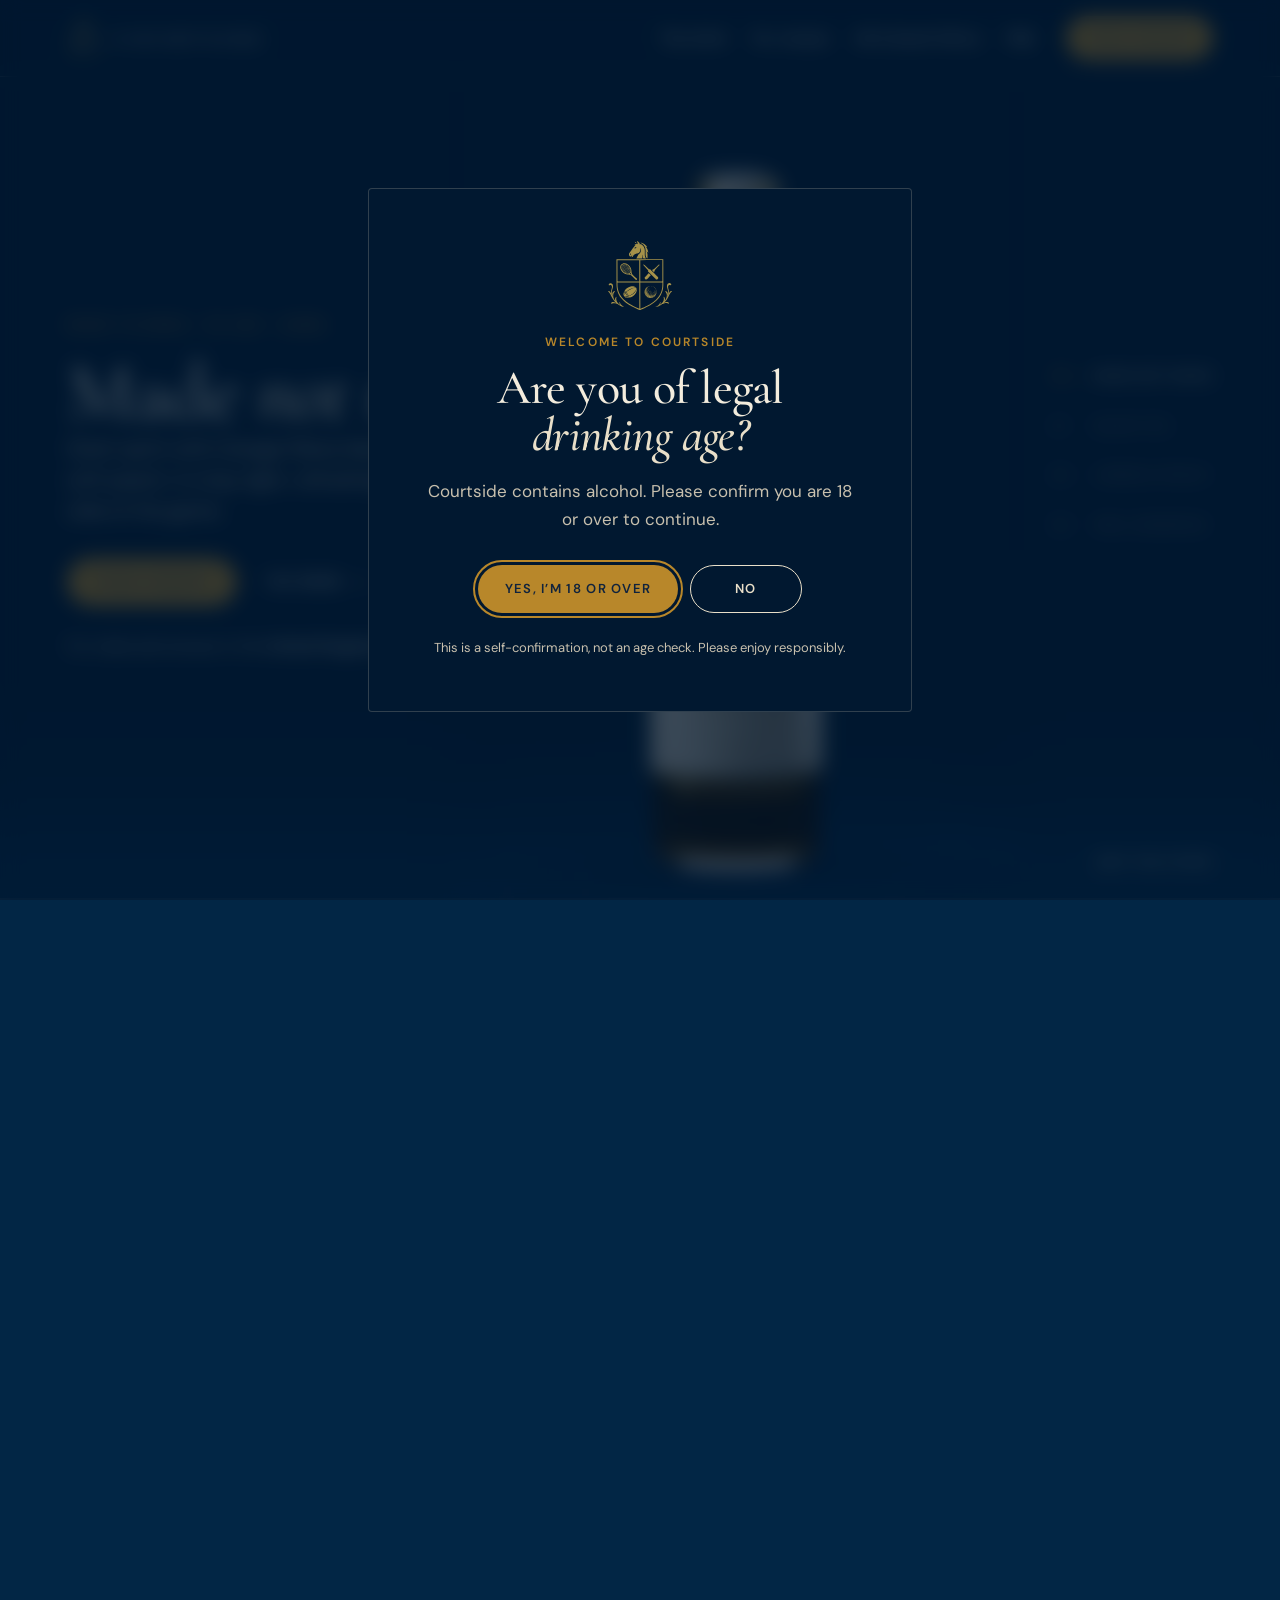
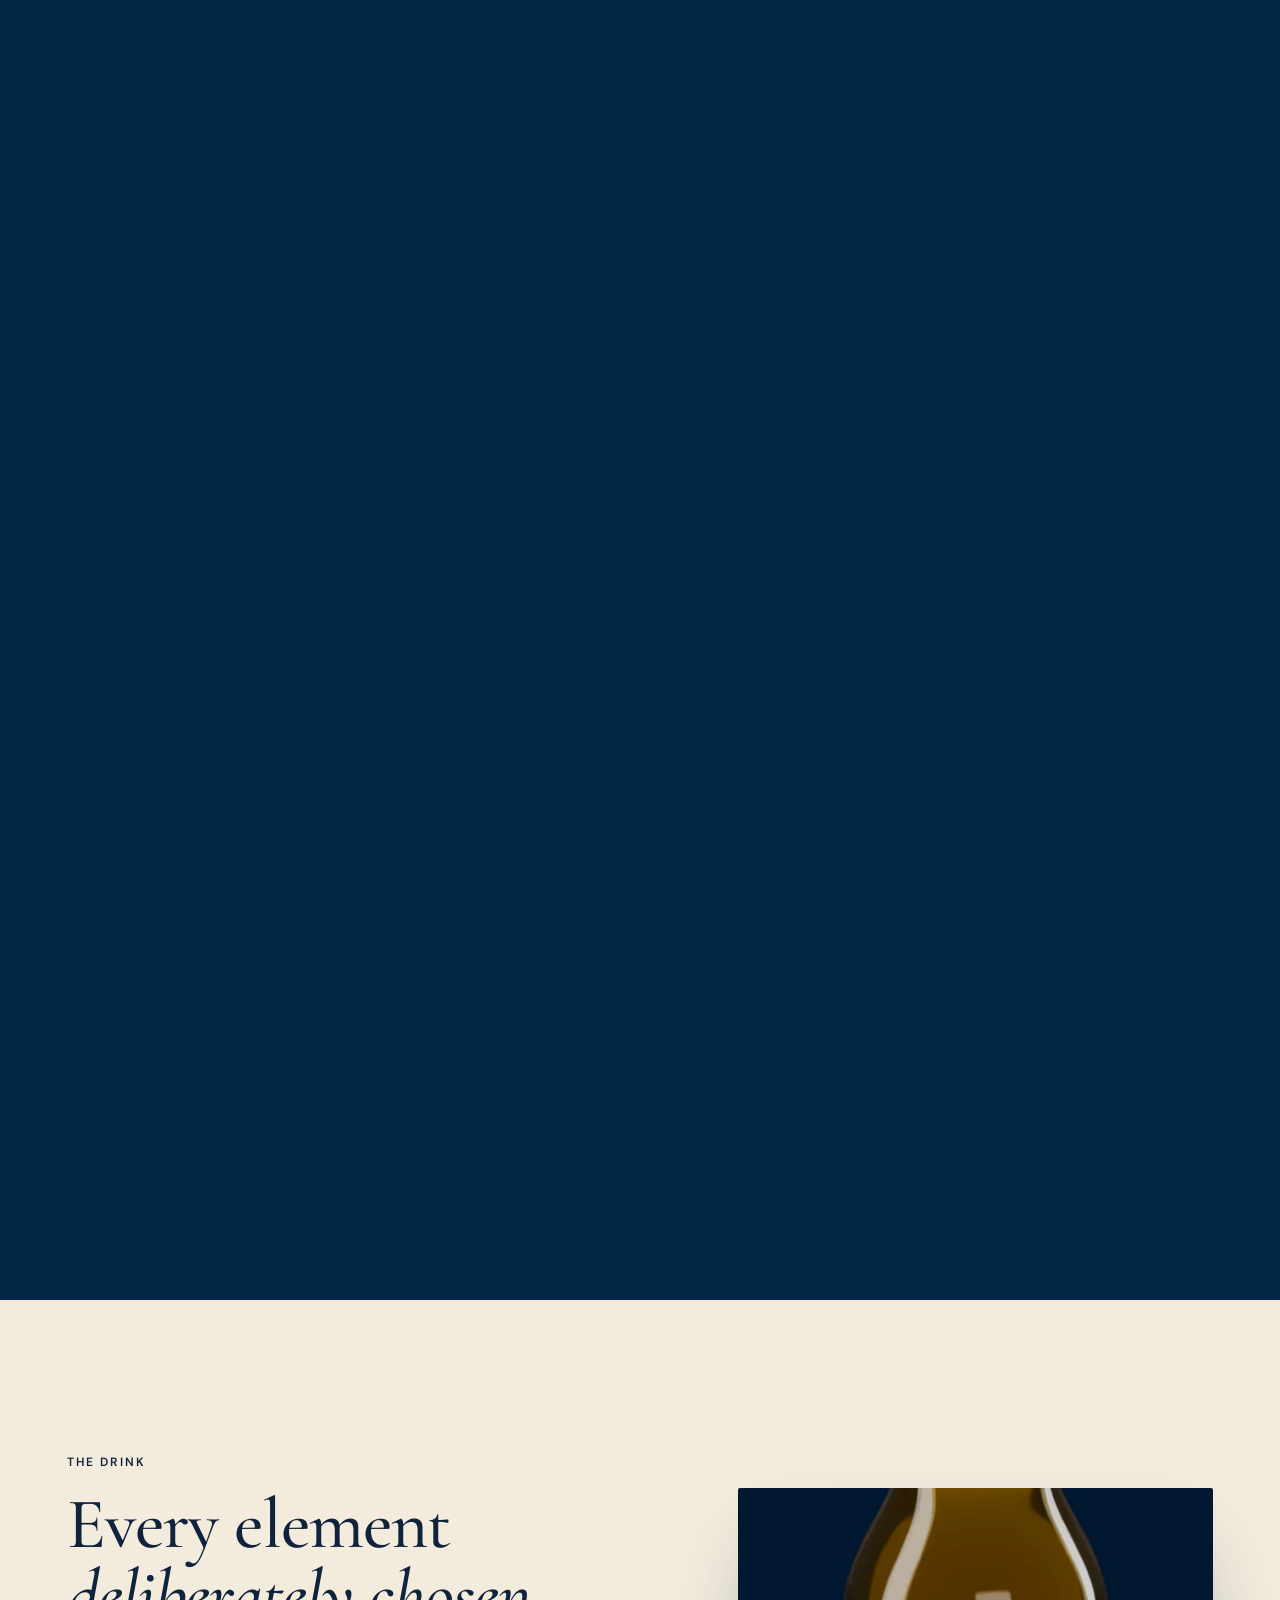
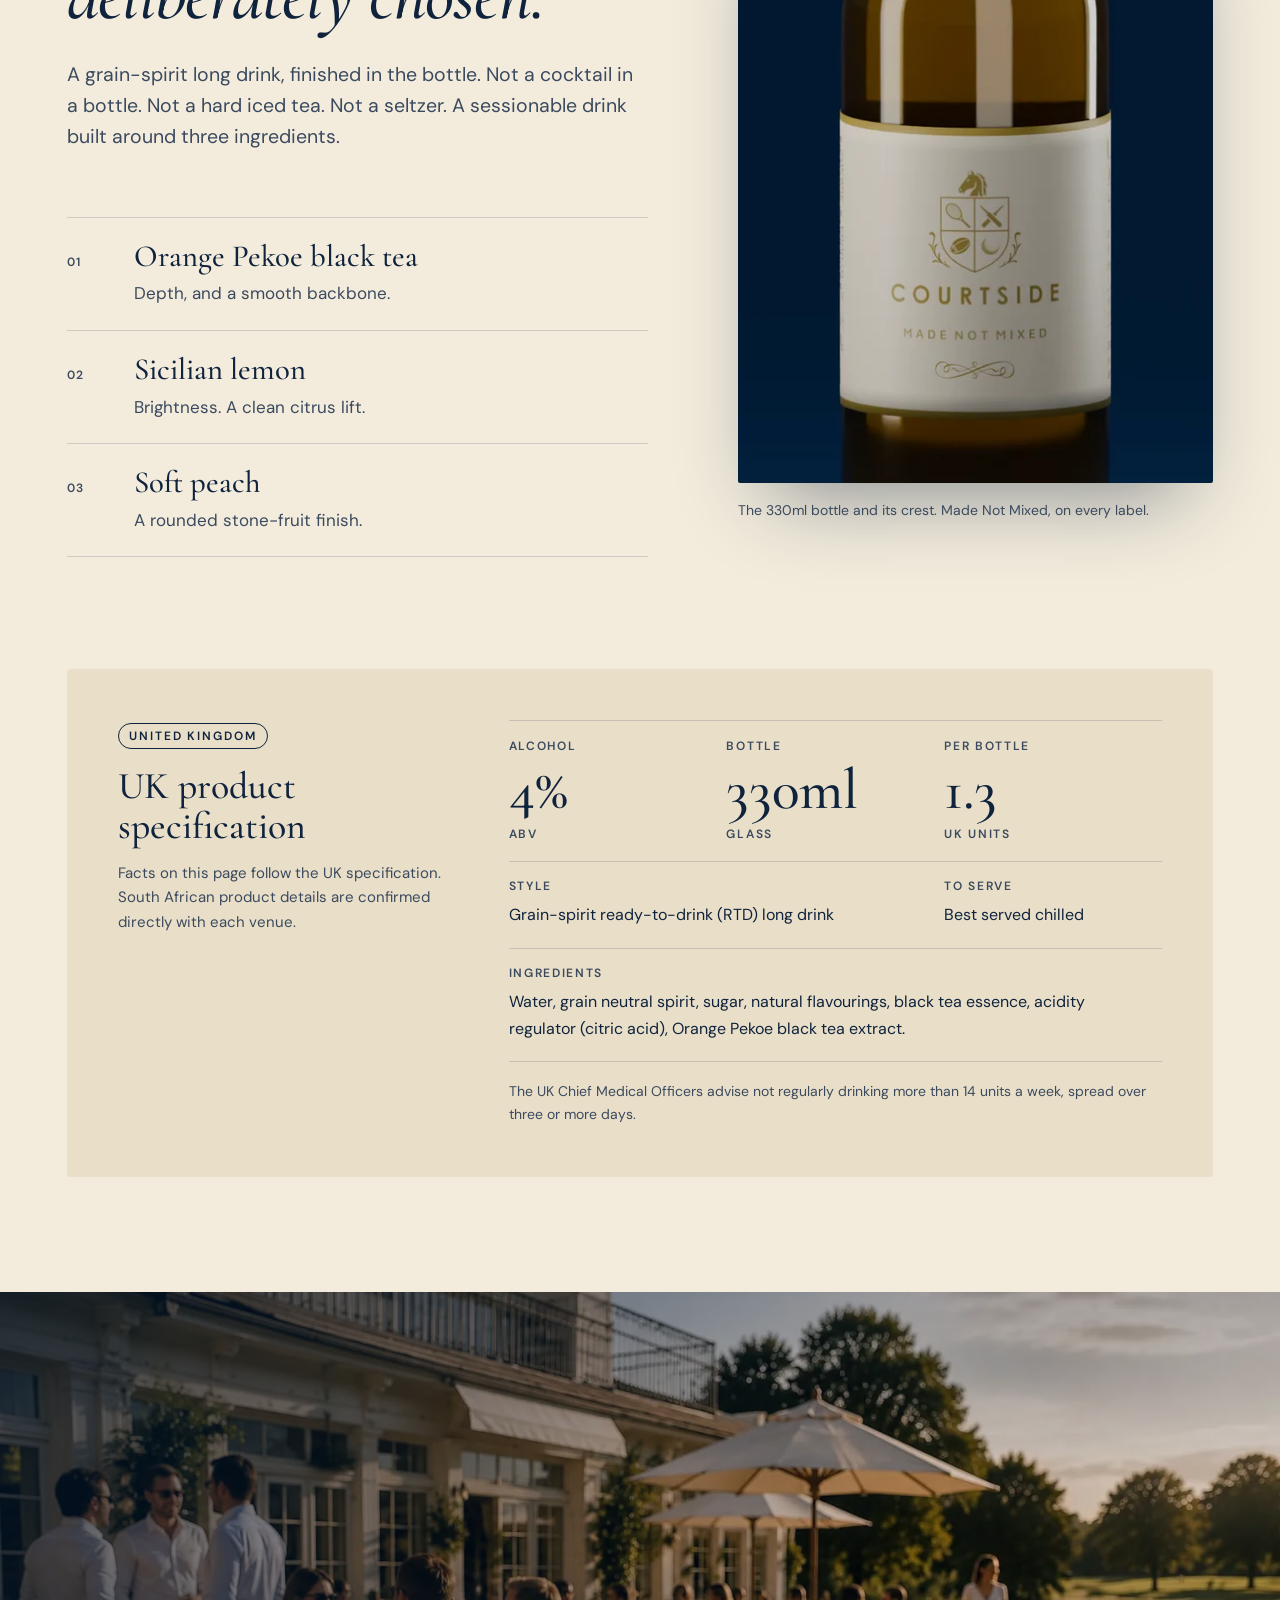
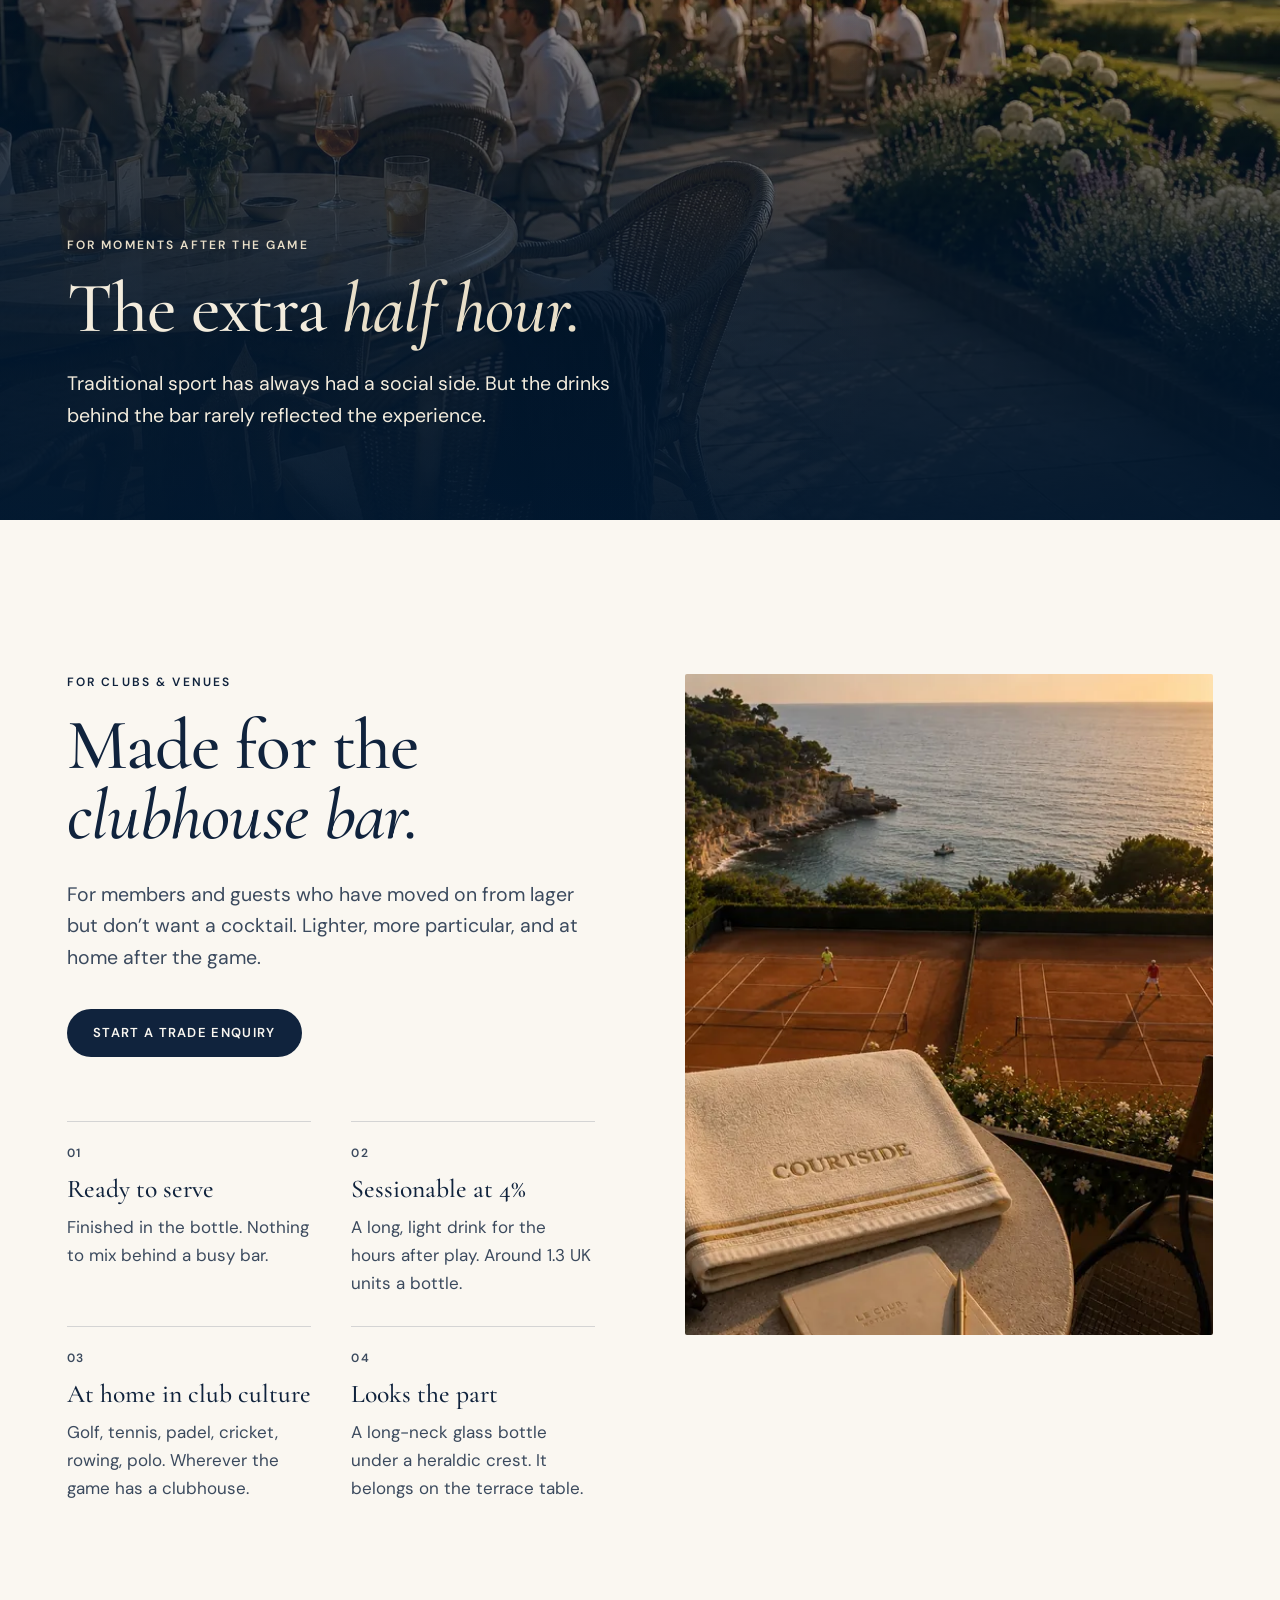
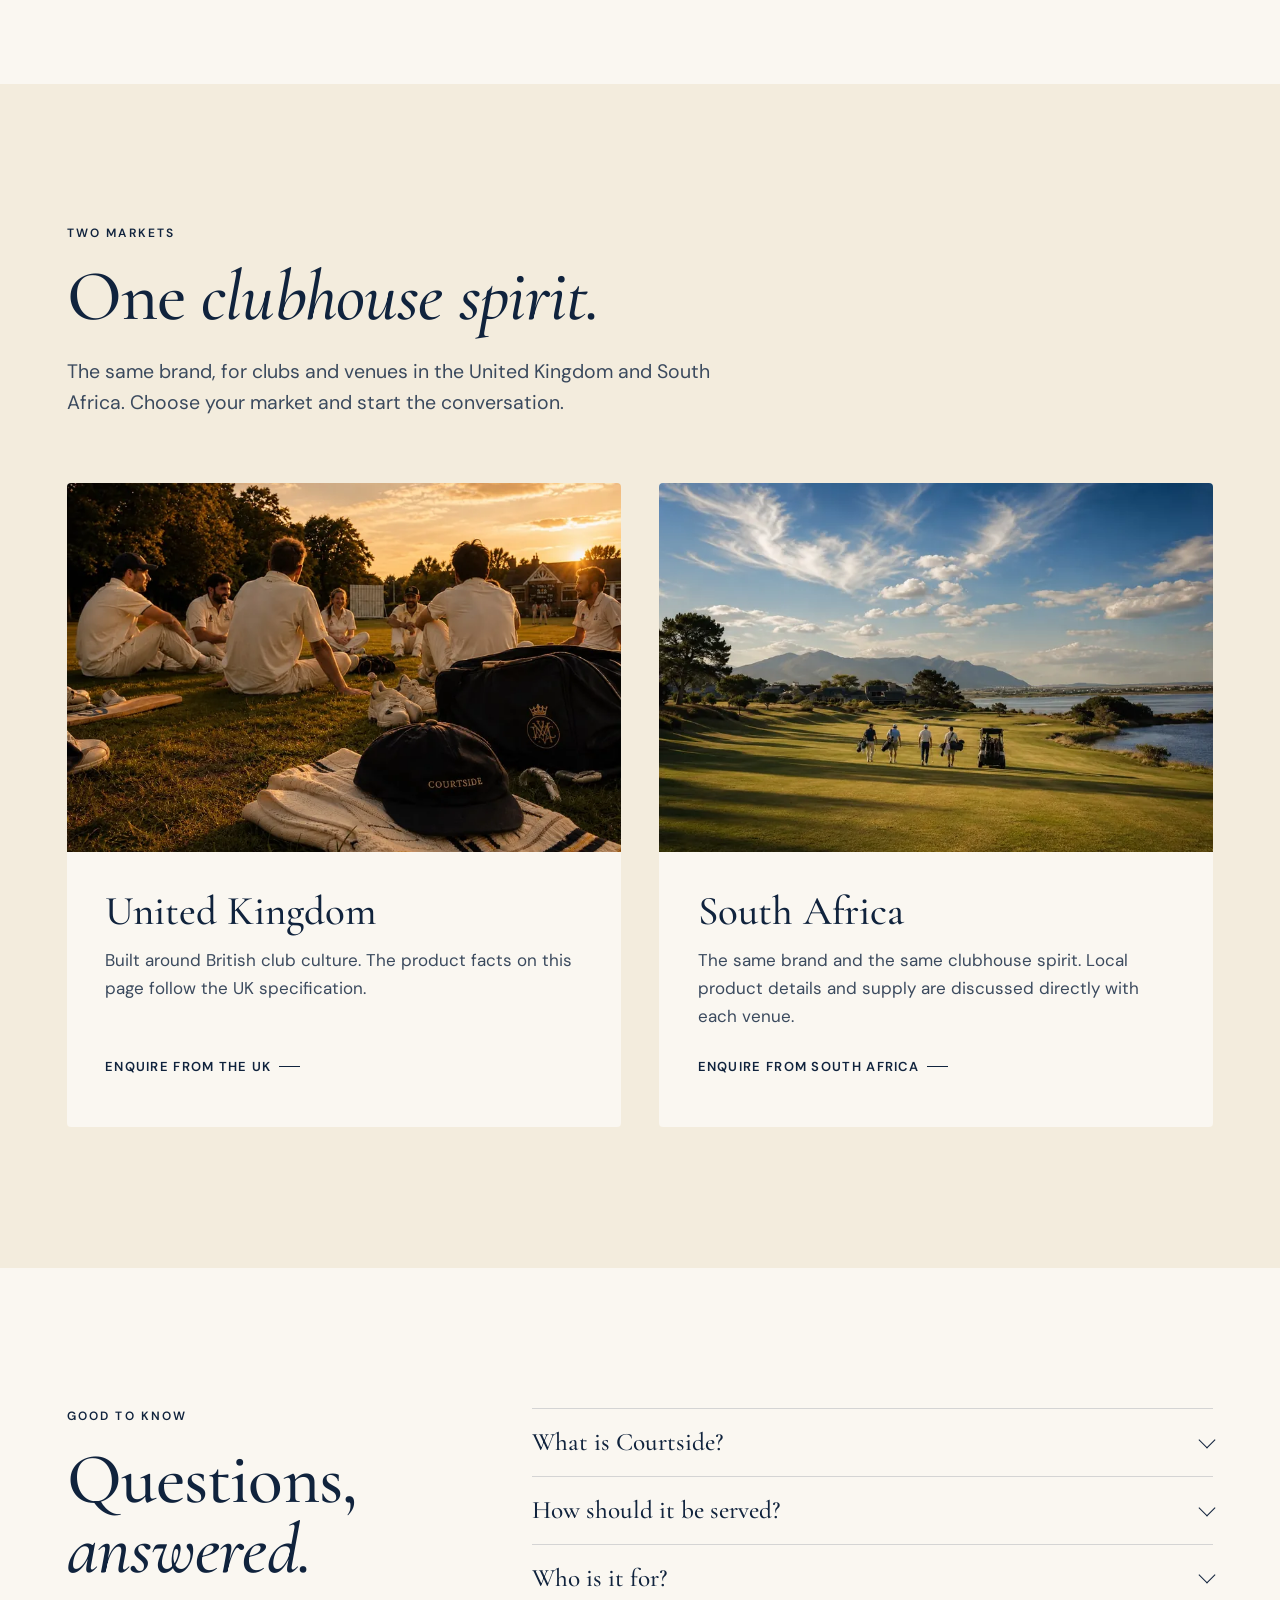
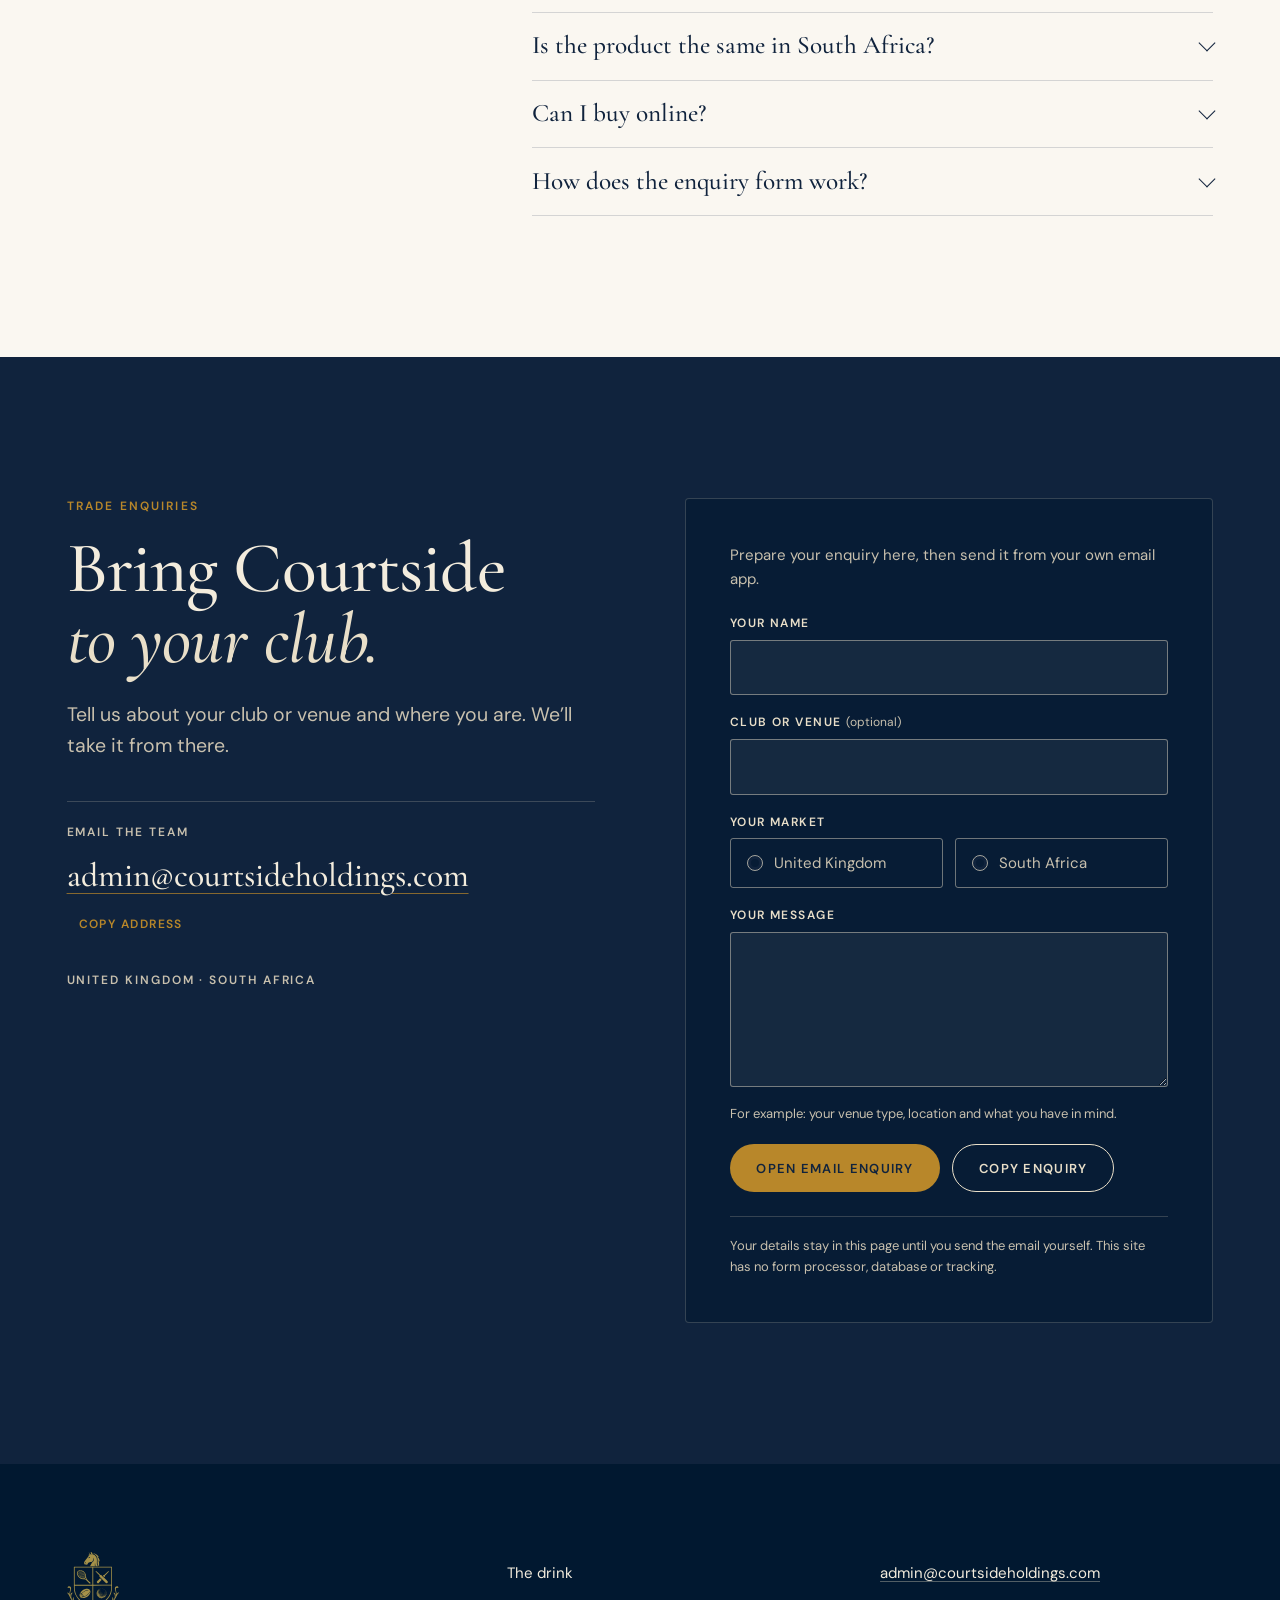
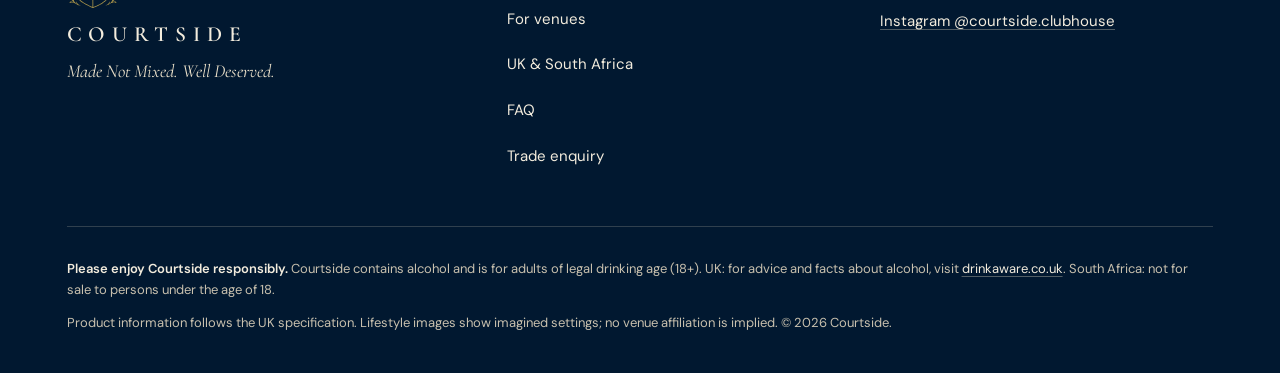
<file: index.html>
<!doctype html>
<html lang="en-GB">
<head>
  <meta charset="utf-8">
  <meta name="viewport" content="width=device-width, initial-scale=1, viewport-fit=cover">
  <title>Courtside — Made Not Mixed | A grain-spirit long drink for clubs and venues</title>
  <meta name="description" content="Courtside is a ready-to-drink grain-spirit long drink made with Orange Pekoe black tea, Sicilian lemon and soft peach. 4% ABV, 330ml glass bottle. Trade enquiries from clubs and venues in the United Kingdom and South Africa.">
  <meta name="theme-color" content="#011830">
  <meta name="color-scheme" content="light">
  <link rel="canonical" href="https://courtsideholdings.com/">
  <meta property="og:type" content="website">
  <meta property="og:site_name" content="Courtside">
  <meta property="og:title" content="Courtside — Made Not Mixed">
  <meta property="og:description" content="A grain-spirit long drink with Orange Pekoe black tea, Sicilian lemon and soft peach. For clubs and venues in the UK and South Africa.">
  <meta property="og:url" content="https://courtsideholdings.com/">
  <meta property="og:image" content="https://courtsideholdings.com/assets/icons/og-image.jpg">
  <meta property="og:image:width" content="1200">
  <meta property="og:image:height" content="630">
  <meta property="og:image:alt" content="The Courtside bottle on deep navy beside the line Made not mixed.">
  <meta name="twitter:card" content="summary_large_image">
  <link rel="icon" href="favicon.ico?v=2" sizes="32x32">
  <link rel="icon" href="assets/icons/favicon.svg?v=2" type="image/svg+xml">
  <link rel="icon" href="assets/icons/favicon-32.png?v=2" sizes="32x32" type="image/png">
  <link rel="apple-touch-icon" href="assets/icons/apple-touch-icon.png?v=2">
  <link rel="preconnect" href="https://fonts.googleapis.com">
  <link rel="preconnect" href="https://fonts.gstatic.com" crossorigin>
  <link rel="stylesheet" href="https://fonts.googleapis.com/css2?family=Cormorant+Garamond:ital,wght@0,500;0,600;1,500&family=DM+Sans:opsz,wght@9..40,400;9..40,500;9..40,600&display=swap">
  <link rel="preload" as="image" href="assets/seq/sm/frame-0001.webp" imagesrcset="assets/seq/sm/frame-0001.webp 720w, assets/seq/lg/frame-0001.webp 1200w" imagesizes="(min-width: 900px) 72vh, 82vw" fetchpriority="high">
  <link rel="stylesheet" href="assets/css/site.css">
  <script type="application/ld+json">
  {"@context":"https://schema.org","@type":"Organization","name":"Courtside","url":"https://courtsideholdings.com/","logo":"https://courtsideholdings.com/assets/icons/apple-touch-icon.png","email":"admin@courtsideholdings.com","sameAs":["https://www.instagram.com/courtside.clubhouse/"],"areaServed":["GB","ZA"]}
  </script>
  <script>document.documentElement.classList.add('js');</script>
  <script type="module" src="assets/js/main.js"></script>
  <link rel="modulepreload" href="assets/js/gate.js">
  <link rel="modulepreload" href="assets/js/header.js">
  <link rel="modulepreload" href="assets/js/story.js">
  <link rel="modulepreload" href="assets/js/sequence.js">
  <link rel="modulepreload" href="assets/js/enquiry.js">
</head>
<body>
  <a class="skip-link" href="#main">Skip to content</a>
  <a class="skip-link" href="#enquire">Skip to trade enquiry</a>

  <header class="site-header" data-header>
    <a class="brand" href="#top" aria-label="Courtside, back to top">
      <img src="assets/img/crest.svg" width="127" height="137" alt="">
      <span class="brand__word">Courtside</span>
    </a>
    <nav class="site-nav" aria-label="Main">
      <ul>
        <li><a href="#the-drink">The drink</a></li>
        <li><a href="#for-venues">For venues</a></li>
        <li><a href="#markets">UK &amp; South Africa</a></li>
        <li><a href="#faq">FAQ</a></li>
      </ul>
    </nav>
    <a class="button button--header" href="#enquire"><span class="long">Trade enquiry</span><span class="short" aria-hidden="true">Enquire</span></a>
    <button class="menu-button" type="button" aria-expanded="false" aria-controls="mobile-menu" hidden>
      <span class="menu-button__label">Menu</span>
      <span class="menu-button__icon" aria-hidden="true"><span></span><span></span></span>
    </button>
    <nav id="mobile-menu" class="mobile-menu" aria-label="Mobile" hidden>
      <ul>
        <li><a href="#the-drink">The drink</a></li>
        <li><a href="#for-venues">For venues</a></li>
        <li><a href="#markets">UK &amp; South Africa</a></li>
        <li><a href="#faq">FAQ</a></li>
        <li><a href="#enquire">Trade enquiry</a></li>
      </ul>
      <p>For clubs and venues in the United Kingdom and South Africa.</p>
    </nav>
  </header>

  <main id="main">
    <!-- Product story. Without scripts or with reduced motion this is a static, fully readable section. -->
    <section class="story" id="top" aria-label="The Courtside bottle" data-theme="dark">
      <div class="story__stage">
        <div class="story__frame">
          <img class="story__poster" src="assets/seq/sm/frame-0001.webp"
               srcset="assets/seq/sm/frame-0001.webp 720w, assets/seq/lg/frame-0001.webp 1200w"
               sizes="(min-width: 900px) 72vh, 82vw" width="720" height="1008" fetchpriority="high"
               alt="The Courtside bottle, sealed: a long-neck glass bottle of amber drink with the gold Courtside crest on its label.">
          <canvas class="story__canvas" aria-hidden="true"></canvas>
        </div>
        <div class="story__glow" aria-hidden="true"></div>
        <div class="story__marks" aria-hidden="true">
          <span class="mark mark--tea" data-show="1"><i></i><b>Orange Pekoe black tea</b></span>
          <span class="mark mark--fruit" data-show="2"><i></i><b>Sicilian lemon · soft peach</b></span>
          <span class="mark mark--label" data-show="3"><i></i><b>330ml glass · 4% ABV</b></span>
        </div>

        <div class="story__chapters">
          <article class="chapter chapter--hero" data-chapter="0">
            <p class="eyebrow">Ready to drink <span aria-hidden="true">·</span> 4% ABV <span aria-hidden="true">·</span> 330ml</p>
            <h1 class="display">Made <em>not mixed.</em></h1>
            <p class="lead">Grain spirit with Orange Pekoe black tea, Sicilian lemon and soft peach. A crisp, light, refreshing long drink for the social side of the game.</p>
            <div class="actions">
              <a class="button button--gold" href="#enquire">Trade enquiry</a>
              <a class="text-link text-link--light" href="#the-drink">The drink</a>
            </div>
            <p class="markets-line">For clubs and venues in the <strong>United Kingdom</strong> and <strong>South Africa</strong>.</p>
          </article>

          <article class="chapter" data-chapter="1">
            <p class="eyebrow"><span class="num">01</span> The backbone</p>
            <h2 class="display">Orange Pekoe <em>black tea.</em></h2>
            <p class="lead">Depth first. A smooth black-tea backbone that carries the whole drink, long after the first sip.</p>
          </article>

          <article class="chapter" data-chapter="2">
            <p class="eyebrow"><span class="num">02</span> The brightness</p>
            <h2 class="display">Sicilian lemon. <em>Soft peach.</em></h2>
            <p class="lead">Citrus to lift it. Stone fruit to round it out. Crisp. Light. Refreshing.</p>
          </article>

          <article class="chapter" data-chapter="3">
            <p class="eyebrow"><span class="num">03</span> The moment</p>
            <h2 class="display">Well <em>deserved.</em></h2>
            <p class="lead">The conversation afterwards. The extra half hour. One more drink.</p>
            <div class="actions">
              <a class="button button--gold" href="#enquire">Bring Courtside to your club</a>
            </div>
            <img class="chapter__still" src="assets/seq/sm/frame-0048.webp" width="720" height="1008" loading="lazy" decoding="async"
                 alt="The same bottle, freshly opened.">
          </article>
        </div>

        <nav class="story__index" aria-label="Product story chapters" hidden>
          <ol>
            <li><button type="button" data-goto="0"><span>00</span> Made not mixed</button></li>
            <li><button type="button" data-goto="1"><span>01</span> Black tea</button></li>
            <li><button type="button" data-goto="2"><span>02</span> Lemon &amp; peach</button></li>
            <li><button type="button" data-goto="3"><span>03</span> Well deserved</button></li>
          </ol>
        </nav>
        <div class="story__progress" aria-hidden="true"><span></span></div>
        <a class="story__skip" href="#the-drink">Skip the story</a>
      </div>
    </section>

    <section class="drink" id="the-drink" aria-labelledby="drink-title" data-theme="light">
      <div class="wrap drink__intro">
        <div class="drink__copy reveal">
          <p class="eyebrow">The drink</p>
          <h2 id="drink-title" class="display">Every element <em>deliberately chosen.</em></h2>
          <p class="lead">A grain-spirit long drink, finished in the bottle. Not a cocktail in a bottle. Not a hard iced tea. Not a seltzer. A sessionable drink built around three ingredients.</p>
          <ol class="ingredients">
            <li>
              <span class="ingredients__num">01</span>
              <h3>Orange Pekoe black tea</h3>
              <p>Depth, and a smooth backbone.</p>
            </li>
            <li>
              <span class="ingredients__num">02</span>
              <h3>Sicilian lemon</h3>
              <p>Brightness. A clean citrus lift.</p>
            </li>
            <li>
              <span class="ingredients__num">03</span>
              <h3>Soft peach</h3>
              <p>A rounded stone-fruit finish.</p>
            </li>
          </ol>
        </div>
        <figure class="plate reveal">
          <img src="assets/img/label-detail-600.webp" srcset="assets/img/label-detail-480.webp 480w, assets/img/label-detail-600.webp 600w"
               sizes="(min-width: 900px) 34vw, 86vw" width="600" height="750" loading="lazy" decoding="async"
               alt="Close view of the Courtside label: the gold crest with tennis racquet, cricket bats, rugby ball and golf ball, the COURTSIDE wordmark and the line Made Not Mixed.">
          <figcaption>The 330ml bottle and its crest. Made Not Mixed, on every label.</figcaption>
        </figure>
      </div>

      <div class="wrap">
        <div class="spec reveal" aria-labelledby="spec-title">
          <div class="spec__head">
            <p class="tag">United Kingdom</p>
            <h3 id="spec-title">UK product specification</h3>
            <p>Facts on this page follow the UK specification. South African product details are confirmed directly with each venue.</p>
          </div>
          <div class="spec__body">
          <dl class="spec__facts">
            <div class="fact fact--big"><dt>Alcohol</dt><dd>4%<span>ABV</span></dd></div>
            <div class="fact fact--big"><dt>Bottle</dt><dd>330ml<span>glass</span></dd></div>
            <div class="fact fact--big"><dt>Per bottle</dt><dd>1.3<span>UK units</span></dd></div>
            <div class="fact fact--two"><dt>Style</dt><dd>Grain-spirit ready-to-drink (RTD) long drink</dd></div>
            <div class="fact"><dt>To serve</dt><dd>Best served chilled</dd></div>
            <div class="fact fact--wide"><dt>Ingredients</dt><dd>Water, grain neutral spirit, sugar, natural flavourings, black tea essence, acidity regulator (citric acid), Orange Pekoe black tea extract.</dd></div>
          </dl>
          <p class="spec__note">The UK Chief Medical Officers advise not regularly drinking more than 14 units a week, spread over three or more days.</p>
          </div>
        </div>
      </div>
    </section>

    <section class="scene" aria-labelledby="scene-title" data-theme="dark">
      <div class="scene__media">
        <img src="assets/img/terrace-lg.webp" srcset="assets/img/terrace-sm.webp 800w, assets/img/terrace-lg.webp 1536w" sizes="100vw"
             width="1536" height="1024" loading="lazy" decoding="async"
             alt="A clubhouse terrace in late golden light: people in white shirts talk around marble tables, with iced drinks in the foreground.">
      </div>
      <div class="wrap scene__copy">
        <p class="eyebrow">For moments after the game</p>
        <h2 id="scene-title" class="display">The extra <em>half hour.</em></h2>
        <p class="lead">Traditional sport has always had a social side. But the drinks behind the bar rarely reflected the experience.</p>
      </div>
    </section>

    <section class="venues" id="for-venues" aria-labelledby="venues-title" data-theme="light">
      <div class="wrap venues__grid">
        <div class="venues__head reveal">
          <p class="eyebrow">For clubs &amp; venues</p>
          <h2 id="venues-title" class="display">Made for the <em>clubhouse bar.</em></h2>
          <p class="lead">For members and guests who have moved on from lager but don’t want a cocktail. Lighter, more particular, and at home after the game.</p>
          <a class="button button--navy" href="#enquire">Start a trade enquiry</a>
        </div>
        <figure class="venues__image">
          <img src="assets/img/court-towel-lg.webp" srcset="assets/img/court-towel-sm.webp 800w, assets/img/court-towel-lg.webp 1402w"
               sizes="(min-width: 900px) 44vw, 92vw" width="1402" height="1122" loading="lazy" decoding="async"
               alt="A folded towel embroidered with COURTSIDE on a terrace table above clay tennis courts at sunset.">
        </figure>
        <ol class="points">
          <li>
            <h3>Ready to serve</h3>
            <p>Finished in the bottle. Nothing to mix behind a busy bar.</p>
          </li>
          <li>
            <h3>Sessionable at 4%</h3>
            <p>A long, light drink for the hours after play. Around 1.3 UK units a bottle.</p>
          </li>
          <li>
            <h3>At home in club culture</h3>
            <p>Golf, tennis, padel, cricket, rowing, polo. Wherever the game has a clubhouse.</p>
          </li>
          <li>
            <h3>Looks the part</h3>
            <p>A long-neck glass bottle under a heraldic crest. It belongs on the terrace table.</p>
          </li>
        </ol>
      </div>
    </section>

    <section class="markets" id="markets" aria-labelledby="markets-title" data-theme="light">
      <div class="wrap">
        <div class="markets__head reveal">
          <p class="eyebrow">Two markets</p>
          <h2 id="markets-title" class="display">One <em>clubhouse spirit.</em></h2>
          <p class="lead">The same brand, for clubs and venues in the United Kingdom and South Africa. Choose your market and start the conversation.</p>
        </div>
        <div class="markets__grid">
          <article class="market reveal">
            <img src="assets/img/cricket-sm.webp" srcset="assets/img/cricket-sm.webp 800w, assets/img/cricket-lg.webp 1448w"
                 sizes="(min-width: 900px) 44vw, 92vw" width="800" height="600" loading="lazy" decoding="async"
                 alt="Cricketers in whites resting on the grass after play in evening sun, a navy Courtside cap beside them.">
            <div class="market__body">
              <h3>United Kingdom</h3>
              <p>Built around British club culture. The product facts on this page follow the UK specification.</p>
              <a class="text-link" href="#enquire" data-market="United Kingdom">Enquire from the UK</a>
            </div>
          </article>
          <article class="market reveal">
            <img src="assets/img/cape-golf-sm.webp" srcset="assets/img/cape-golf-sm.webp 800w, assets/img/cape-golf-lg.webp 1536w"
                 sizes="(min-width: 900px) 44vw, 92vw" width="800" height="533" loading="lazy" decoding="async"
                 alt="Four golfers walk a green fairway toward the water, with mountains under a wide blue sky.">
            <div class="market__body">
              <h3>South Africa</h3>
              <p>The same brand and the same clubhouse spirit. Local product details and supply are discussed directly with each venue.</p>
              <a class="text-link" href="#enquire" data-market="South Africa">Enquire from South Africa</a>
            </div>
          </article>
        </div>
      </div>
    </section>

    <section class="faq" id="faq" aria-labelledby="faq-title" data-theme="light">
      <div class="wrap faq__grid">
        <div>
          <p class="eyebrow">Good to know</p>
          <h2 id="faq-title" class="display">Questions, <em>answered.</em></h2>
        </div>
        <div class="faq__list reveal">
          <details>
            <summary>What is Courtside?</summary>
            <p>A finished, ready-to-drink long drink made with grain spirit, Orange Pekoe black tea, Sicilian lemon and soft peach. Not a cocktail in a bottle, and not a hard iced tea. The UK product is 4% ABV in a 330ml glass bottle.</p>
          </details>
          <details>
            <summary>How should it be served?</summary>
            <p>Best served chilled, straight from the bottle or poured into a glass.</p>
          </details>
          <details>
            <summary>Who is it for?</summary>
            <p>Clubs, venues and their members and guests. Courtside contains alcohol and is only for adults of legal drinking age: 18 and over in both the UK and South Africa.</p>
          </details>
          <details>
            <summary>Is the product the same in South Africa?</summary>
            <p>The brand is the same in both markets. The specification on this page is the UK product; South African product details, supply and terms are confirmed with you directly.</p>
          </details>
          <details>
            <summary>Can I buy online?</summary>
            <p>Not at the moment. Courtside works directly with clubs and venues. Send a trade enquiry to start a conversation.</p>
          </details>
          <details>
            <summary>How does the enquiry form work?</summary>
            <p>It prepares an email to admin@courtsideholdings.com in your own email app. Nothing is sent until you send it there. You can also copy the enquiry, or write to the address directly.</p>
          </details>
        </div>
      </div>
    </section>

    <section class="contact" id="enquire" aria-labelledby="contact-title" data-theme="dark">
      <div class="wrap contact__grid">
        <div class="contact__copy">
          <p class="eyebrow">Trade enquiries</p>
          <h2 id="contact-title" class="display">Bring Courtside <em>to your club.</em></h2>
          <p class="lead">Tell us about your club or venue and where you are. We’ll take it from there.</p>
          <div class="mailbox">
            <p class="mailbox__label">Email the team</p>
            <a class="mailbox__address" href="mailto:admin@courtsideholdings.com?subject=Courtside%20trade%20enquiry">admin@courtsideholdings.com</a>
            <button class="mailbox__copy" type="button" data-copy="admin@courtsideholdings.com" hidden>Copy address</button>
          </div>
          <p class="contact__markets">United Kingdom <span aria-hidden="true">·</span> South Africa</p>
        </div>

        <form class="enquiry" id="enquiry-form" novalidate aria-describedby="enquiry-intro">
          <p id="enquiry-intro" class="enquiry__intro">Prepare your enquiry here, then send it from your own email app.</p>
          <div class="field">
            <label for="f-name">Your name</label>
            <input id="f-name" name="name" type="text" autocomplete="name" maxlength="100" required>
          </div>
          <div class="field">
            <label for="f-venue">Club or venue <span>(optional)</span></label>
            <input id="f-venue" name="venue" type="text" autocomplete="organization" maxlength="120">
          </div>
          <fieldset class="field field--market">
            <legend>Your market</legend>
            <div class="choices">
              <label class="choice"><input type="radio" name="market" value="United Kingdom" required><span>United Kingdom</span></label>
              <label class="choice"><input type="radio" name="market" value="South Africa" required><span>South Africa</span></label>
            </div>
          </fieldset>
          <div class="field">
            <label for="f-message">Your message</label>
            <textarea id="f-message" name="message" rows="5" maxlength="1500" required aria-describedby="f-message-hint"></textarea>
            <p class="field__hint" id="f-message-hint">For example: your venue type, location and what you have in mind.</p>
          </div>
          <p class="enquiry__error" id="enquiry-error" role="alert"></p>
          <div class="enquiry__actions">
            <button class="button button--gold" type="submit">Open email enquiry</button>
            <button class="button button--outline" type="button" data-action="copy">Copy enquiry</button>
          </div>
          <p class="enquiry__status" id="enquiry-status" role="status" aria-live="polite"></p>
          <div class="manual" id="manual-copy" hidden>
            <label for="enquiry-draft">Your enquiry, ready to paste into an email to admin@courtsideholdings.com</label>
            <textarea id="enquiry-draft" rows="9" readonly></textarea>
          </div>
          <p class="enquiry__privacy">Your details stay in this page until you send the email yourself. This site has no form processor, database or tracking.</p>
        </form>
        <noscript>
          <div class="enquiry enquiry--noscript">
            <p>Email <a href="mailto:admin@courtsideholdings.com?subject=Courtside%20trade%20enquiry">admin@courtsideholdings.com</a> with your name, club or venue, market (United Kingdom or South Africa) and your enquiry.</p>
          </div>
          <style>#enquiry-form{display:none}</style>
        </noscript>
      </div>
    </section>
  </main>

  <footer class="footer" data-theme="dark">
    <div class="wrap footer__grid">
      <div class="footer__brand">
        <img src="assets/img/crest.svg" width="127" height="137" alt="">
        <p class="footer__word">Courtside</p>
        <p class="footer__line">Made Not Mixed. Well Deserved.</p>
      </div>
      <nav class="footer__nav" aria-label="Footer">
        <ul>
          <li><a href="#the-drink">The drink</a></li>
          <li><a href="#for-venues">For venues</a></li>
          <li><a href="#markets">UK &amp; South Africa</a></li>
          <li><a href="#faq">FAQ</a></li>
          <li><a href="#enquire">Trade enquiry</a></li>
        </ul>
      </nav>
      <div class="footer__contact">
        <a href="mailto:admin@courtsideholdings.com">admin@courtsideholdings.com</a>
        <a href="https://www.instagram.com/courtside.clubhouse/" rel="noopener noreferrer">Instagram @courtside.clubhouse</a>
      </div>
    </div>
    <div class="wrap footer__legal">
      <p><strong>Please enjoy Courtside responsibly.</strong> Courtside contains alcohol and is for adults of legal drinking age (18+). UK: for advice and facts about alcohol, visit <a href="https://www.drinkaware.co.uk/" rel="noopener noreferrer">drinkaware.co.uk</a>. South Africa: not for sale to persons under the age of 18.</p>
      <p>Product information follows the UK specification. Lifestyle images show imagined settings; no venue affiliation is implied. © 2026 Courtside.</p>
    </div>
  </footer>

  <dialog class="gate" id="age-gate" aria-labelledby="gate-title" aria-describedby="gate-text">
    <img src="assets/img/crest.svg" width="127" height="137" alt="">
    <p class="eyebrow">Welcome to Courtside</p>
    <h2 id="gate-title" class="display">Are you of legal <em>drinking age?</em></h2>
    <p id="gate-text">Courtside contains alcohol. Please confirm you are 18 or over to continue.</p>
    <div class="gate__actions">
      <button class="button button--gold" type="button" data-gate="yes">Yes, I’m 18 or over</button>
      <button class="button button--outline" type="button" data-gate="no">No</button>
    </div>
    <p class="gate__note">This is a self-confirmation, not an age check. Please enjoy responsibly.</p>
  </dialog>
</body>
</html>
</file>
<file: assets/css/site.css>
/* Courtside — site styles. Static-first: everything reads without scripts.
   html.js adds the fixed header; html.is-motion turns the story into the scroll sequence. */

:root {
  --navy: #10233D;
  --deep: #011830;          /* studio navy sampled from the bottle renders */
  --floor: #022645;         /* render floor glow at the frame's lower edge */
  --gold: #B8872A;
  --ivory: #F3ECDD;
  --champagne: #E9DFC9;
  --soft: #FAF7F1;
  --green: #55724B;
  --ink: #10233D;
  --ink-2: #3B4A5E;         /* secondary navy text on light grounds */
  --on-dark: #F3ECDD;
  --on-dark-2: #C8C0AE;     /* secondary text on navy grounds */
  --line-light: rgba(16, 35, 61, .16);
  --line-dark: rgba(233, 223, 201, .2);
  --serif: 'Cormorant Garamond', 'Cormorant', Georgia, 'Times New Roman', serif;
  --sans: 'DM Sans', system-ui, -apple-system, 'Segoe UI', Roboto, Arial, sans-serif;
  --gutter: clamp(20px, 5.2vw, 80px);
  --header-h: 76px;
  --max: 1320px;
  --ease: cubic-bezier(.22, .61, .36, 1);
}
@media (max-width: 899px) { :root { --header-h: 64px; } }

*, *::before, *::after { box-sizing: border-box; }
html { -webkit-text-size-adjust: 100%; text-size-adjust: 100%; scroll-padding-top: var(--header-h); }
@media (prefers-reduced-motion: no-preference) { html { scroll-behavior: smooth; } }
body {
  margin: 0;
  background: var(--soft);
  color: var(--ink);
  font: 400 1.0625rem/1.65 var(--sans);
  -webkit-font-smoothing: antialiased;
  -moz-osx-font-smoothing: grayscale;
  overflow-x: clip;
}
img, canvas { display: block; max-width: 100%; }
img { height: auto; }
a { color: inherit; }
button, input, textarea, select { font: inherit; color: inherit; }
h1, h2, h3, p, figure, dl, dd, ol, ul { margin: 0; }
ol, ul { padding: 0; list-style: none; }
[hidden] { display: none !important; }

.wrap { width: min(100% - 2 * var(--gutter), var(--max)); margin-inline: auto; }

/* ---------- Type ---------- */
.display {
  font-family: var(--serif);
  font-weight: 500;
  font-size: clamp(2.6rem, 1.6rem + 3.6vw, 5.4rem);
  line-height: .98;
  letter-spacing: -.012em;
  text-wrap: balance;
}
.display em { font-style: italic; font-weight: 500; }
h1.display { font-size: clamp(3rem, 1.6rem + 5vw, 6.6rem); }
.eyebrow {
  font: 600 .75rem/1.4 var(--sans);
  letter-spacing: .18em;
  text-transform: uppercase;
  margin-bottom: 1.25rem;
}
.eyebrow .num { font-variant-numeric: tabular-nums; margin-right: .6em; }
.lead { font-size: clamp(1.05rem, .98rem + .3vw, 1.25rem); line-height: 1.6; max-width: 34em; }
.tag {
  display: inline-block;
  font: 600 .75rem/1 var(--sans);
  letter-spacing: .16em;
  text-transform: uppercase;
  padding: .55em .85em .5em;
  border: 1px solid currentColor;
  border-radius: 999px;
}

/* ---------- Links & buttons ---------- */
:focus-visible { outline: 2px solid var(--focus, var(--navy)); outline-offset: 3px; border-radius: 2px; }
[data-theme='dark'], .gate { --focus: var(--gold); }

.button {
  display: inline-flex; align-items: center; justify-content: center;
  min-height: 48px; padding: .85rem 1.6rem;
  border: 1px solid transparent; border-radius: 999px;
  font: 600 .8125rem/1.2 var(--sans); letter-spacing: .1em; text-transform: uppercase;
  text-decoration: none; text-align: center; cursor: pointer;
  transition: background-color .25s var(--ease), color .25s var(--ease), border-color .25s var(--ease), transform .25s var(--ease);
}
.button:active { transform: translateY(1px); }
.button--gold { background: var(--gold); color: var(--navy); }
.button--gold:hover { background: #C9983A; }
.button--navy { background: var(--navy); color: var(--soft); }
.button--navy:hover { background: #1B3657; }
.button--outline { background: transparent; color: inherit; border-color: currentColor; }
.button--outline:hover { background: rgba(233, 223, 201, .1); }

.text-link {
  display: inline-flex; align-items: center; gap: .6em; min-height: 44px;
  font: 600 .8125rem/1.2 var(--sans); letter-spacing: .1em; text-transform: uppercase;
  text-decoration: none; color: var(--ink);
}
.text-link::after {
  content: ''; width: 1.6em; height: 1px; background: currentColor;
  transition: width .3s var(--ease);
}
.text-link:hover::after { width: 2.4em; }
.text-link--light { color: var(--on-dark); }

.skip-link {
  position: fixed; left: 12px; top: 12px; z-index: 100;
  padding: .75rem 1rem; background: var(--soft); color: var(--navy);
  font-weight: 600; transform: translateY(-160%);
}
.skip-link:focus { transform: none; }

/* ---------- Header ---------- */
.site-header {
  position: absolute; inset: 0 0 auto; z-index: 50;
  height: var(--header-h);
  display: flex; align-items: center; gap: 2rem;
  padding: 0 var(--gutter);
  color: var(--on-dark);
  transition: background-color .35s var(--ease), color .35s var(--ease), box-shadow .35s var(--ease);
  --focus: var(--gold);
}
.js .site-header { position: fixed; }
.site-header[data-tone='dark'][data-solid] { background: rgba(1, 24, 48, .92); box-shadow: 0 1px 0 var(--line-dark); }
.site-header[data-tone='light'] {
  background: rgba(250, 247, 241, .94);
  color: var(--navy);
  box-shadow: 0 1px 0 var(--line-light);
  --focus: var(--navy);
}
@supports (backdrop-filter: blur(1px)) {
  .site-header[data-tone='light'] { background: rgba(250, 247, 241, .82); backdrop-filter: blur(14px) saturate(1.2); }
}
.brand { display: flex; align-items: center; gap: .8rem; text-decoration: none; margin-right: auto; min-height: 44px; }
.brand img { width: 34px; height: auto; }
.brand__word { font: 600 1.15rem/1 var(--serif); letter-spacing: .32em; text-transform: uppercase; padding-top: .1em; }
.site-nav ul { display: flex; gap: clamp(1.1rem, 2vw, 2.2rem); }
.site-nav a, .mobile-menu a {
  text-decoration: none; font: 500 .875rem/1 var(--sans); letter-spacing: .04em;
  display: inline-flex; align-items: center; min-height: 44px;
  background: linear-gradient(currentColor, currentColor) 0 calc(50% + .85em) / 0 1px no-repeat;
  transition: background-size .3s var(--ease);
}
.site-nav a:hover { background-size: 100% 1px; }
.button--header { min-height: 44px; padding: .7rem 1.25rem; font-size: .75rem; background: var(--gold); color: var(--navy); }
.button--header { white-space: nowrap; }
.button--header .short { display: none; }
.button--header:hover { background: #C9983A; }
.menu-button {
  display: none; align-items: center; gap: .6rem; min-height: 44px; min-width: 44px;
  padding: 0 .25rem; background: none; border: 0; cursor: pointer;
  font: 600 .75rem/1 var(--sans); letter-spacing: .14em; text-transform: uppercase;
}
.menu-button__icon { display: grid; gap: 5px; width: 22px; }
.menu-button__icon span { height: 1.5px; background: currentColor; transition: transform .3s var(--ease); }
.menu-button[aria-expanded='true'] .menu-button__icon span:first-child { transform: translateY(3.25px) rotate(45deg); }
.menu-button[aria-expanded='true'] .menu-button__icon span:last-child { transform: translateY(-3.25px) rotate(-45deg); }
.mobile-menu {
  position: absolute; top: var(--header-h); left: 0; right: 0;
  padding: 1rem var(--gutter) 1.75rem;
  background: var(--soft); color: var(--navy);
  box-shadow: 0 18px 40px rgba(1, 24, 48, .18);
  --focus: var(--navy);
}
.mobile-menu ul { display: grid; }
.mobile-menu li + li { border-top: 1px solid var(--line-light); }
.mobile-menu a { font: 500 1.6rem/1 var(--serif); letter-spacing: 0; min-height: 58px; width: 100%; background: none; }
.mobile-menu p { margin-top: 1rem; font-size: .875rem; color: var(--ink-2); }

@media (max-width: 1023px) {
  .site-nav { display: none; }
  .js .menu-button { display: inline-flex; }
}
@media (max-width: 1023px) and (scripting: none) {
  .site-header { height: auto; flex-wrap: wrap; row-gap: .1rem; padding-block: .6rem; }
  .site-nav { display: block; order: 3; width: 100%; }
  .site-nav ul { flex-wrap: wrap; gap: 0 1.1rem; }
  html:not(.is-motion) .story__stage { padding-top: 9rem; }
}
@media (max-width: 479px) {
  .button--header .long { display: none; }
  .button--header .short { display: inline; }
  .brand__word { font-size: .95rem; letter-spacing: .2em; }
  .brand { gap: .55rem; }
  .brand img { width: 28px; }
  .site-header { gap: .9rem; }
  .button--header { padding: .6rem 1rem; font-size: .75rem; letter-spacing: .08em; }
}
@media (max-width: 359px) { .brand__word { display: none; } }

/* ---------- Story: shared ---------- */
.story { position: relative; background: var(--deep); color: var(--on-dark); }
.story .eyebrow { color: var(--gold); }
.story .display em { color: var(--champagne); }
.story .lead { color: var(--on-dark-2); }
.story__stage { position: relative; }
.story__frame { position: relative; aspect-ratio: 5 / 7; }
.story__poster, .story__canvas { position: absolute; inset: 0; width: 100%; height: 100%; }
.story__canvas { opacity: 0; transition: opacity .4s linear; }
.story__canvas.is-ready { opacity: 1; }
.story__frame {
  -webkit-mask-image: linear-gradient(to right, transparent 0, #000 13%, #000 87%, transparent 100%);
          mask-image: linear-gradient(to right, transparent 0, #000 13%, #000 87%, transparent 100%);
}
.actions { display: flex; flex-wrap: wrap; align-items: center; gap: .75rem 1.75rem; margin-top: 2rem; }
.markets-line { margin-top: 1.75rem; font-size: .9375rem; color: var(--on-dark-2); }
.markets-line strong { color: var(--on-dark); font-weight: 500; }
.story__marks, .story__glow, .story__progress, .story__skip { display: none; }

/* ---------- Story: static composition (no scripts, reduced motion) ---------- */
html:not(.is-motion) .story__stage {
  display: grid;
  grid-template-columns: minmax(0, 1.05fr) minmax(0, .95fr);
  column-gap: clamp(2rem, 6vw, 6rem);
  width: min(100% - 2 * var(--gutter), var(--max));
  margin-inline: auto;
  padding: calc(var(--header-h) + 4rem) 0 6rem;
}
html:not(.is-motion) .story__frame {
  grid-column: 2; grid-row: 1;
  position: sticky; top: calc(var(--header-h) + 2vh);
  align-self: start;
  width: min(100%, 70svh * 5 / 7);
  justify-self: center;
  -webkit-mask-image: linear-gradient(to right, transparent 0, #000 13%, #000 87%, transparent 100%), linear-gradient(to top, transparent 0, #000 11%);
          mask-image: linear-gradient(to right, transparent 0, #000 13%, #000 87%, transparent 100%), linear-gradient(to top, transparent 0, #000 11%);
  -webkit-mask-composite: source-in;
          mask-composite: intersect;
}
html:not(.is-motion) .story__chapters { grid-column: 1; grid-row: 1; display: grid; gap: clamp(4rem, 14vh, 9rem); align-content: start; padding-top: 4vh; }
html:not(.is-motion) .chapter .display { font-size: clamp(2.4rem, 1.6rem + 2.8vw, 4.4rem); }
html:not(.is-motion) h1.display { font-size: clamp(3rem, 1.6rem + 4.6vw, 6.2rem); }
.chapter__still { display: none; }
@media (max-width: 767px) {
  html:not(.is-motion) .story__stage { grid-template-columns: minmax(0, 1fr); padding-top: calc(var(--header-h) + 1.5rem); }
  html:not(.is-motion) .story__frame { grid-column: 1; grid-row: 1; position: relative; top: 0; width: min(78%, 330px); margin-bottom: 2.5rem; }
  html:not(.is-motion) .story__chapters { grid-row: 2; gap: 4.5rem; padding-top: 0; }
  html:not(.is-motion) .chapter__still {
    display: block; width: min(64%, 260px); margin: 2.5rem auto 0;
    -webkit-mask-image: linear-gradient(to right, transparent 0, #000 13%, #000 87%, transparent 100%);
            mask-image: linear-gradient(to right, transparent 0, #000 13%, #000 87%, transparent 100%);
  }
}

/* ---------- Story: scroll sequence ---------- */
.is-motion .story { height: 500vh; height: 500svh; background: var(--floor); }
.is-motion .story__stage {
  position: sticky; top: 0;
  height: 100vh; height: 100svh;
  overflow: hidden;
  /* Matches the render background so the frame's feathered edges disappear. */
  background: linear-gradient(to top,
    #022645 0, #022544 calc(var(--fh) * var(--s) * .04), #012341 calc(var(--fh) * var(--s) * .07),
    #011e3a calc(var(--fh) * var(--s) * .105), #011c35 calc(var(--fh) * var(--s) * .145),
    #011a32 calc(var(--fh) * var(--s) * .2), var(--deep) calc(var(--fh) * var(--s) * .26));
  --fh: 100svh;
  --fx: 60vw;
  --s: 1;
  --dx: 0px;
}
.is-motion .story__frame, .is-motion .story__marks {
  position: absolute; bottom: 0;
  height: var(--fh); width: calc(var(--fh) * 5 / 7);
  left: calc(var(--fx) - var(--fh) * 5 / 14);
  transform-origin: 50% 100%;
  transform: translateX(var(--dx)) scale(var(--s));
  will-change: transform;
}
.is-motion .story__glow {
  display: block; position: absolute; inset: 0; pointer-events: none;
  background: radial-gradient(closest-side, rgba(214, 160, 60, .42), rgba(184, 135, 42, .12) 55%, transparent 100%) no-repeat;
  background-size: calc(var(--fh) * .9) calc(var(--fh) * .9);
  background-position: calc(var(--fx) + var(--dx) - var(--fh) * .45) calc(100% - var(--fh) * .25);
  mix-blend-mode: screen;
  opacity: var(--glow, 0);
}
.is-motion .story__chapters {
  position: absolute; left: var(--gutter); top: var(--header-h); bottom: 0;
  width: var(--col-w, min(36rem, 40vw));
  display: grid; grid-template-columns: minmax(0, 1fr); align-items: center;
}
.is-motion .chapter {
  grid-area: 1 / 1;
  opacity: 0; transform: translateY(26px);
  pointer-events: none;
  transition: opacity .55s var(--ease), transform .7s var(--ease);
}
.is-settling .chapter, .is-settling .story__canvas { transition: none !important; }
.is-motion .chapter.is-active { opacity: 1; transform: none; pointer-events: auto; transition-delay: .12s; }
.is-motion .chapter .display { font-size: clamp(2.6rem, 1.4rem + 3.4vw, 5.2rem); }
.is-motion .chapter--hero .display { font-size: clamp(3rem, 1.5rem + 4.4vw, 6.4rem); }

.is-motion .story__marks { display: block; pointer-events: none; }
.mark {
  position: absolute; display: flex; align-items: center; gap: .7rem;
  width: 15rem;
  font: 600 .75rem/1.5 var(--sans); letter-spacing: .16em; text-transform: uppercase;
  color: var(--champagne);
  transform: translateY(-50%);
  opacity: 0; transition: opacity .5s var(--ease);
}
.mark i { position: relative; display: block; flex: none; width: 44px; height: 1px; background: rgba(184, 135, 42, .85);
  transform-origin: 0 50%; transform: scaleX(0); transition: transform .7s var(--ease); }
.mark i::before { content: ''; position: absolute; left: -3px; top: -3px; width: 7px; height: 7px; border-radius: 50%; background: var(--gold); }
.mark.is-on { opacity: 1; }
.mark.is-on i { transform: none; }
.mark--tea, .mark--fruit { left: 61%; top: 46%; }
.mark--label { left: 64.5%; top: 70%; }

.is-motion .story__index {
  position: absolute; right: var(--gutter); top: 50%; transform: translateY(-50%);
  display: block;
}
.story__index ol { display: grid; gap: .35rem; }
.story__index button {
  display: flex; align-items: center; gap: .9rem; width: 100%; min-height: 44px;
  padding: 0; border: 0; background: none; cursor: pointer;
  font: 500 .75rem/1 var(--sans); letter-spacing: .12em; text-transform: uppercase;
  color: rgba(233, 223, 201, .55); text-align: left;
  transition: color .3s var(--ease);
}
.story__index button span { font-variant-numeric: tabular-nums; width: 2.4em; position: relative; }
.story__index button span::after {
  content: ''; position: absolute; left: 100%; top: 50%; width: 0; height: 1px; background: var(--gold);
  transition: width .4s var(--ease);
}
.story__index button:hover, .story__index button[aria-current='step'] { color: var(--champagne); }
.story__index button[aria-current='step'] span::after { width: .9em; }
.story__index button[aria-current='step'] span { color: var(--gold); }

.is-motion .story__progress {
  display: block; position: absolute; left: 0; right: 0; bottom: 0; height: 2px; background: rgba(233, 223, 201, .1);
}
.story__progress span { display: block; height: 100%; background: var(--gold); transform-origin: 0 50%; transform: scaleX(var(--p, 0)); }
.is-motion .story__skip {
  display: inline-flex; align-items: center; min-height: 44px;
  position: absolute; right: var(--gutter); bottom: 1rem;
  font: 600 .75rem/1 var(--sans); letter-spacing: .16em; text-transform: uppercase;
  color: var(--on-dark-2); text-decoration: none;
}
.is-motion .story__skip:hover { color: var(--champagne); }
.is-motion .story__cue { display: block; }

@media (max-width: 1099px) { .is-motion .story__index { display: none; } }
@media (max-width: 1199px), (max-height: 599px) { .mark { display: none; } }
.mark b { font-weight: inherit; max-width: 9.5em; }
/* Narrow portrait: hero copy across the top, chapters beside the bottle. */
.is-motion .story[data-layout='narrow'] .chapter { align-self: end; padding-bottom: 14svh; }
.is-motion .story[data-layout='narrow'] .chapter--hero { align-self: start; padding: 1.25rem 0 0; width: calc(100vw - 2 * var(--gutter)); }
.is-motion .story[data-layout='narrow'] .story__chapters { width: var(--col-w); }
.is-motion .story[data-layout='narrow'] .chapter .display { font-size: clamp(1.9rem, 1.2rem + 3.6vw, 2.6rem); line-height: 1.02; }
.is-motion .story[data-layout='narrow'] .chapter--hero .display { font-size: clamp(2.5rem, 1.4rem + 6vw, 3.4rem); }
.is-motion .story[data-layout='narrow'] .chapter .lead { font-size: 1rem; }
.is-motion .story[data-layout='narrow'] .chapter--hero .lead { font-size: 1rem; max-width: 30em; }
.is-motion .story[data-layout='narrow'] .eyebrow { font-size: .75rem; letter-spacing: .14em; margin-bottom: .9rem; }
.is-motion .story[data-layout='narrow'] .actions { margin-top: 1.25rem; gap: .5rem 1.25rem; }
.is-motion .story[data-layout='narrow'] .chapter:not(.chapter--hero) .button { padding: .8rem 1.1rem; font-size: .75rem; letter-spacing: .08em; }
.is-motion .story[data-layout='narrow'] .markets-line { margin-top: 1rem; font-size: .875rem; }
.is-motion .story[data-layout='narrow'] .story__skip { left: var(--gutter); right: auto; }
/* Very short phones: tighter hero so the bottle keeps a useful size beneath it. */
@media (max-height: 680px) {
  .is-motion .story[data-layout='narrow'] .chapter--hero { padding-top: .75rem; }
  .is-motion .story[data-layout='narrow'] .chapter--hero .display { font-size: 2.3rem; }
  .is-motion .story[data-layout='narrow'] .chapter--hero .lead { font-size: .9375rem; line-height: 1.5; }
  .is-motion .story[data-layout='narrow'] .chapter--hero .actions { gap: .5rem 1rem; margin-top: 1rem; }
  .is-motion .story[data-layout='narrow'] .chapter--hero .button { min-height: 44px; padding: .7rem 1.1rem; }
  .is-motion .story[data-layout='narrow'] .chapter--hero .markets-line { margin-top: .6rem; font-size: .8125rem; line-height: 1.45; }
  .is-motion .story[data-layout='narrow'] .chapter { padding-bottom: 10svh; }
}
/* Short landscape phones */
.is-motion .story[data-layout='short'] .chapter .display { font-size: clamp(1.8rem, 6.4vh, 2.6rem); }
.is-motion .story[data-layout='short'] .chapter--hero .display { font-size: clamp(2.1rem, 9vh, 3.2rem); }
.is-motion .story[data-layout='short'] .lead { font-size: .9375rem; line-height: 1.5; }
.is-motion .story[data-layout='short'] .eyebrow { margin-bottom: .6rem; font-size: .75rem; letter-spacing: .12em; }
.is-motion .story[data-layout='short'] .actions { margin-top: .9rem; }
.is-motion .story[data-layout='short'] .actions .button { min-height: 44px; padding: .65rem 1.1rem; }
.is-motion .story[data-layout='short'] .markets-line { margin-top: .6rem; font-size: .8125rem; }
.is-motion .story[data-layout='short'] .chapter { padding-bottom: .5rem; }

/* ---------- The drink ---------- */
.drink { background: var(--ivory); padding: clamp(5rem, 12vw, 10rem) 0 clamp(4rem, 9vw, 8rem); }
.drink__intro { display: grid; grid-template-columns: minmax(0, 1.1fr) minmax(0, .9fr); gap: clamp(3rem, 7vw, 7rem); align-items: center; }
.drink .lead { margin-top: 1.75rem; color: var(--ink-2); }
.ingredients { margin-top: clamp(2.5rem, 5vw, 4rem); border-top: 1px solid var(--line-light); }
.ingredients li {
  display: grid; grid-template-columns: 3.2rem minmax(0, 1fr); gap: .35rem 1rem; align-items: baseline;
  padding: 1.4rem 0; border-bottom: 1px solid var(--line-light);
}
.ingredients p { grid-column: 2; }
.ingredients__num { font: 600 .75rem/1 var(--sans); letter-spacing: .14em; color: var(--ink-2); }
.ingredients h3 { font: 500 clamp(1.5rem, 1.2rem + .9vw, 2rem)/1.1 var(--serif); }
.ingredients p { color: var(--ink-2); }
.plate { position: relative; }
.plate img {
  width: 100%; border-radius: 2px;
  box-shadow: 0 40px 80px -30px rgba(1, 24, 48, .45);
}
.plate figcaption { margin-top: 1rem; font-size: .875rem; color: var(--ink-2); }

.spec {
  margin-top: clamp(4rem, 9vw, 7rem);
  display: grid; grid-template-columns: minmax(0, .8fr) minmax(0, 1.6fr); gap: clamp(2rem, 5vw, 5rem);
  padding: clamp(2rem, 4vw, 3.5rem);
  background: var(--champagne);
  border-radius: 4px;
}
.spec__head h3 { margin: 1.1rem 0 .9rem; font: 500 clamp(1.8rem, 1.4rem + 1.2vw, 2.5rem)/1.05 var(--serif); }
.spec__head p:not(.tag) { color: var(--ink-2); font-size: .9375rem; }
.spec__facts { display: grid; grid-template-columns: repeat(3, minmax(0, 1fr)); border-top: 1px solid var(--line-light); }
.fact { padding: 1.1rem 1.25rem 1.2rem 0; border-bottom: 1px solid var(--line-light); }
.fact dt { font: 600 .75rem/1.3 var(--sans); letter-spacing: .14em; text-transform: uppercase; color: var(--ink-2); margin-bottom: .45rem; }
.fact dd { font-size: 1rem; }
.fact--big dd { font: 500 clamp(2.6rem, 2rem + 2vw, 3.6rem)/1 var(--serif); }
.fact--big dd span { display: block; margin-top: .5rem; font: 600 .75rem/1.2 var(--sans); letter-spacing: .14em; text-transform: uppercase; color: var(--ink-2); }
.fact--two { grid-column: span 2; }
.spec__note { margin-top: 1.1rem; font-size: .875rem; color: var(--ink-2); max-width: 46em; }
.fact--wide { grid-column: 1 / -1; }
.fact--wide dd { max-width: 48em; }

/* ---------- Scene ---------- */
.scene { position: relative; min-height: min(92svh, 860px); display: grid; align-items: end; color: var(--on-dark); background: var(--deep); overflow: hidden; }
.scene__media { position: absolute; inset: 0; }
.scene__media img { width: 100%; height: 100%; object-fit: cover; object-position: 50% 60%; }
.scene__media::after {
  content: ''; position: absolute; inset: 0;
  background:
    linear-gradient(to right, rgba(1, 24, 48, .55) 0%, rgba(1, 24, 48, .2) 45%, transparent 70%),
    linear-gradient(to top, rgba(1, 24, 48, .94) 0%, rgba(1, 24, 48, .72) 32%, rgba(1, 24, 48, .1) 68%, rgba(1, 24, 48, .3) 100%);
}
.scene__copy { position: relative; padding: 18vh 0 clamp(3rem, 7vw, 6rem); }
.scene .eyebrow { color: var(--champagne); }
.scene .display em { color: var(--champagne); }
.scene .lead { margin-top: 1.5rem; max-width: 30em; color: var(--ivory); }
@supports (animation-timeline: view()) {
  @media (prefers-reduced-motion: no-preference) {
    .scene__media img { animation: drift linear both; animation-timeline: view(); animation-range: cover; }
    @keyframes drift { from { transform: scale(1.12) translateY(-3%); } to { transform: scale(1.02) translateY(2%); } }
  }
}

/* ---------- Venues ---------- */
.venues { background: var(--soft); padding: clamp(5rem, 12vw, 10rem) 0; }
.venues__grid {
  display: grid; grid-template-columns: minmax(0, 1fr) minmax(0, 1fr);
  grid-template-areas: 'head image' 'points image';
  gap: clamp(2.5rem, 5vw, 5rem) clamp(3rem, 7vw, 7rem);
}
.venues__head { grid-area: head; }
.venues__head .lead { margin: 1.75rem 0 2.25rem; color: var(--ink-2); }
.venues__image { grid-area: image; align-self: start; position: sticky; top: calc(var(--header-h) + 2rem); }
.venues__image img { width: 100%; aspect-ratio: 4 / 5; object-fit: cover; border-radius: 2px; }
.points { grid-area: points; display: grid; grid-template-columns: repeat(2, minmax(0, 1fr)); gap: 0 2.5rem; counter-reset: point; }
.points li { padding: 1.6rem 0 1.8rem; border-top: 1px solid var(--line-light); counter-increment: point; }
.points h3 { font: 500 1.6rem/1.15 var(--serif); margin-bottom: .6rem; }
.points h3::before { content: counter(point, decimal-leading-zero); display: block; margin-bottom: .9rem; font: 600 .75rem/1 var(--sans); letter-spacing: .14em; color: var(--ink-2); }
.points p { color: var(--ink-2); }

/* ---------- Markets ---------- */
.markets { background: var(--ivory); padding: clamp(5rem, 11vw, 9rem) 0; }
.markets__head { margin-bottom: clamp(2.5rem, 5vw, 4rem); }
.markets__head .lead { margin-top: 1.5rem; color: var(--ink-2); }
.markets__grid { display: grid; grid-template-columns: repeat(2, minmax(0, 1fr)); gap: clamp(1.5rem, 3vw, 3rem); }
.market { background: var(--soft); border-radius: 4px; overflow: hidden; display: flex; flex-direction: column; }
.market img { width: 100%; aspect-ratio: 3 / 2; object-fit: cover; }
.market__body { padding: clamp(1.5rem, 3vw, 2.5rem); display: flex; flex-direction: column; align-items: flex-start; gap: .9rem; flex: 1; }
.market h3 { font: 500 clamp(2rem, 1.6rem + 1.2vw, 2.75rem)/1 var(--serif); }
.market p:not(.tag) { color: var(--ink-2); max-width: 30em; }
.market .text-link { margin-top: auto; }

/* ---------- FAQ ---------- */
.faq { background: var(--soft); padding: clamp(5rem, 11vw, 9rem) 0; }
.faq__grid { display: grid; grid-template-columns: minmax(0, .8fr) minmax(0, 1.4fr); gap: clamp(2.5rem, 6vw, 6rem); }
.faq__list { border-top: 1px solid var(--line-light); }
.faq details { border-bottom: 1px solid var(--line-light); }
.faq summary {
  display: flex; justify-content: space-between; align-items: center; gap: 1.5rem;
  min-height: 64px; padding: 1.1rem 0; cursor: pointer; list-style: none;
  font: 500 clamp(1.3rem, 1.1rem + .6vw, 1.6rem)/1.25 var(--serif);
}
.faq summary::-webkit-details-marker { display: none; }
.faq summary::after {
  content: ''; flex: none; width: 12px; height: 12px;
  border-right: 1.5px solid currentColor; border-bottom: 1.5px solid currentColor;
  transform: translateY(-3px) rotate(45deg); transition: transform .3s var(--ease);
}
.faq details[open] summary::after { transform: translateY(3px) rotate(-135deg); }
.faq details p { padding: 0 3rem 1.5rem 0; color: var(--ink-2); max-width: 40em; }

/* ---------- Contact ---------- */
.contact { background: var(--navy); color: var(--on-dark); padding: clamp(5rem, 11vw, 9rem) 0; }
.contact .eyebrow { color: var(--gold); }
.contact .display em { color: var(--champagne); }
.contact .lead { margin-top: 1.5rem; color: var(--on-dark-2); }
.contact__grid { display: grid; grid-template-columns: minmax(0, 1fr) minmax(0, 1fr); gap: clamp(3rem, 7vw, 7rem); align-items: start; }
.mailbox { margin-top: 2.5rem; padding-top: 1.5rem; border-top: 1px solid var(--line-dark); }
.mailbox__label { font: 600 .75rem/1 var(--sans); letter-spacing: .16em; text-transform: uppercase; color: var(--on-dark-2); margin-bottom: .75rem; }
.mailbox__address { display: inline-block; padding: .35rem 0; font: 500 clamp(1.45rem, 1.1rem + 1.4vw, 2.1rem)/1.2 var(--serif); color: var(--ivory); text-decoration-color: rgba(184, 135, 42, .7); text-underline-offset: .2em; text-decoration-thickness: 1px; overflow-wrap: anywhere; }
.mailbox__copy {
  display: inline-flex; align-items: center; min-height: 44px; margin-left: .25rem; padding: 0 .5rem;
  background: none; border: 0; cursor: pointer; color: var(--gold);
  font: 600 .75rem/1 var(--sans); letter-spacing: .12em; text-transform: uppercase;
}
.js .mailbox__copy[hidden] { display: inline-flex !important; }
.contact__markets { margin-top: 1.75rem; font: 600 .75rem/1 var(--sans); letter-spacing: .16em; text-transform: uppercase; color: var(--on-dark-2); }

.enquiry { background: rgba(1, 24, 48, .55); border: 1px solid var(--line-dark); border-radius: 4px; padding: clamp(1.5rem, 3.5vw, 2.75rem); }
.enquiry__intro { color: var(--on-dark-2); font-size: .9375rem; margin-bottom: 1.5rem; }
.field { margin: 0 0 1.25rem; border: 0; padding: 0; min-width: 0; }
.field label, .field legend { display: block; margin-bottom: .5rem; padding: 0; font: 600 .75rem/1.3 var(--sans); letter-spacing: .12em; text-transform: uppercase; color: var(--champagne); }
.field label span { text-transform: none; letter-spacing: 0; font-weight: 400; color: var(--on-dark-2); }
.field input[type='text'], .field textarea, .manual textarea {
  width: 100%; min-height: 50px; padding: .8rem 1rem;
  background: rgba(250, 247, 241, .06); color: var(--ivory);
  border: 1px solid rgba(233, 223, 201, .46); border-radius: 3px;
  transition: border-color .2s var(--ease), background-color .2s var(--ease);
}
.field textarea { resize: vertical; min-height: 140px; line-height: 1.5; }
.field input:hover, .field textarea:hover { border-color: rgba(233, 223, 201, .6); }
.field input:focus-visible, .field textarea:focus-visible { outline: 2px solid var(--gold); outline-offset: 1px; border-color: var(--gold); background: rgba(250, 247, 241, .09); }
.field [aria-invalid='true'] { border-color: #E6A57E; }
.field__hint { margin-top: .5rem; font-size: .8125rem; color: var(--on-dark-2); }
.choices { display: grid; grid-template-columns: 1fr 1fr; gap: .75rem; }
.choice { position: relative; display: block; margin: 0 !important; text-transform: none !important; letter-spacing: 0 !important; }
.choice input { position: absolute; opacity: 0; inset: 0; width: 100%; height: 100%; margin: 0; cursor: pointer; }
.choice span {
  display: flex; align-items: center; gap: .7rem; min-height: 50px; padding: .7rem 1rem;
  border: 1px solid rgba(233, 223, 201, .46); border-radius: 3px;
  font: 500 .9375rem/1.2 var(--sans); color: var(--ivory);
  transition: border-color .2s var(--ease), background-color .2s var(--ease);
}
.choice span::before { content: ''; flex: none; width: 16px; height: 16px; border-radius: 50%; border: 1.5px solid rgba(233, 223, 201, .7); box-shadow: inset 0 0 0 3px var(--navy); transition: background-color .2s; }
.choice input:checked + span { border-color: var(--gold); background: rgba(184, 135, 42, .12); }
.choice input:checked + span::before { background: var(--gold); border-color: var(--gold); }
.choice input:focus-visible + span { outline: 2px solid var(--gold); outline-offset: 2px; }
.choice input[aria-invalid='true'] + span { border-color: #E6A57E; }
.enquiry__error { color: #F1BC9C; font-size: .9375rem; margin-bottom: .75rem; }
.enquiry__error:empty { display: none; }
.enquiry__actions { display: flex; flex-wrap: wrap; gap: .75rem; margin-top: .5rem; }
.enquiry__actions .button--outline { color: var(--champagne); }
.enquiry__status { margin-top: 1.1rem; font-size: .9375rem; color: var(--ivory); }
.enquiry__status:empty { display: none; }
.enquiry__status a { color: var(--ivory); text-decoration-color: var(--gold); text-underline-offset: .2em; }
.manual { margin-top: 1.25rem; }
.manual label { display: block; margin-bottom: .5rem; font-size: .875rem; color: var(--on-dark-2); }
.manual textarea { min-height: 200px; font-size: .875rem; line-height: 1.5; }
.enquiry__privacy { margin-top: 1.5rem; padding-top: 1.1rem; border-top: 1px solid var(--line-dark); font-size: .8125rem; color: var(--on-dark-2); }
.enquiry--noscript p { color: var(--ivory); }
.enquiry--noscript a { color: var(--ivory); }

/* ---------- Footer ---------- */
.footer { background: var(--deep); color: var(--on-dark-2); padding: clamp(3.5rem, 7vw, 5.5rem) 0 2.5rem; font-size: .9375rem; }
.footer__grid { display: grid; grid-template-columns: minmax(0, 1.2fr) minmax(0, 1fr) minmax(0, 1fr); gap: 2.5rem; padding-bottom: 3rem; border-bottom: 1px solid var(--line-dark); }
.footer__brand img { width: 52px; margin-bottom: 1rem; }
.footer__word { font: 600 1.35rem/1 var(--serif); letter-spacing: .32em; text-transform: uppercase; color: var(--ivory); }
.footer__line { margin-top: .7rem; font-family: var(--serif); font-style: italic; font-size: 1.15rem; color: var(--champagne); }
.footer__nav ul { display: grid; gap: .1rem; }
.footer a { color: var(--ivory); text-decoration-color: rgba(233, 223, 201, .35); text-underline-offset: .2em; }
.footer__nav a { display: inline-flex; align-items: center; min-height: 44px; text-decoration: none; }
.footer__nav a:hover, .footer__contact a:hover { color: var(--gold); }
.footer__contact { display: grid; align-content: start; gap: .25rem; }
.footer__contact a { display: inline-flex; align-items: center; min-height: 44px; overflow-wrap: anywhere; }
.footer__legal { padding-top: 2rem; display: grid; gap: .75rem; font-size: .8125rem; line-height: 1.6; }
.footer__legal strong { color: var(--ivory); font-weight: 600; }

/* ---------- Age gate ---------- */
.gate-open, .gate-open body { overflow: hidden; }
.gate {
  width: min(100% - 2rem, 34rem); max-height: calc(100svh - 2rem);
  padding: clamp(2rem, 6vw, 3.25rem); border: 1px solid var(--line-dark); border-radius: 4px;
  background: var(--deep); color: var(--on-dark); text-align: center; overflow: auto;
}
.gate::backdrop { background: rgba(1, 24, 48, .82); }
@supports (backdrop-filter: blur(1px)) { .gate::backdrop { background: rgba(1, 24, 48, .7); backdrop-filter: blur(10px); } }
.gate img { width: 64px; margin: 0 auto 1.5rem; }
.gate .eyebrow { color: var(--gold); margin-bottom: .9rem; }
.gate .display { font-size: clamp(2.1rem, 1.6rem + 2.4vw, 3rem); }
.gate .display em { color: var(--champagne); }
.gate p#gate-text { margin: 1.1rem auto 0; max-width: 26em; color: var(--on-dark-2); }
.gate__actions { display: flex; flex-wrap: wrap; justify-content: center; gap: .75rem; margin-top: 2rem; }
.gate__actions .button--outline { color: var(--champagne); min-width: 7rem; }
.gate__note { margin-top: 1.5rem; font-size: .8125rem; color: var(--on-dark-2); }
.gate[data-state='declined'] .gate__actions { display: none; }

/* ---------- Gentle reveals (supporting motion only; content is visible without support) ---------- */
@supports (animation-timeline: view()) {
  @media (prefers-reduced-motion: no-preference) {
    .reveal { animation: rise linear both; animation-timeline: view(); animation-range: entry 0% entry 40%; }
    @keyframes rise { from { opacity: 0; transform: translateY(28px); } to { opacity: 1; transform: none; } }
  }
}

/* ---------- Responsive ---------- */
@media (max-width: 1023px) {
  .spec { grid-template-columns: minmax(0, 1fr); }
  .faq__grid { grid-template-columns: minmax(0, 1fr); }
}
@media (max-width: 899px) {
  .drink__intro { grid-template-columns: minmax(0, 1fr); }
  .plate { width: min(100%, 420px); }
  .venues__grid { grid-template-columns: minmax(0, 1fr); grid-template-areas: 'head' 'image' 'points'; }
  .venues__image { position: static; }
  .venues__image img { aspect-ratio: 5 / 4; }
  .contact__grid { grid-template-columns: minmax(0, 1fr); }
  .footer__grid { grid-template-columns: minmax(0, 1fr) minmax(0, 1fr); }
  .footer__brand { grid-column: 1 / -1; }
}
@media (max-width: 639px) {
  .ingredients li { grid-template-columns: 2.4rem minmax(0, 1fr); }
  .spec__facts { grid-template-columns: repeat(2, minmax(0, 1fr)); }
  .fact--big:nth-child(3), .fact:not(.fact--big) { grid-column: 1 / -1; }
  .points { grid-template-columns: minmax(0, 1fr); }
  .markets__grid { grid-template-columns: minmax(0, 1fr); }
  .choices { grid-template-columns: minmax(0, 1fr); }
  .enquiry__actions .button { flex: 1 1 100%; }
  .footer__grid { grid-template-columns: minmax(0, 1fr); }
  .faq details p { padding-right: 0; }
}

@media (prefers-reduced-motion: reduce) {
  *, *::before, *::after { transition-duration: .01ms !important; animation-duration: .01ms !important; }
}
@media print {
  .site-header, .story__canvas, .gate, .enquiry { display: none !important; }
  .story { height: auto !important; }
}
</file>
